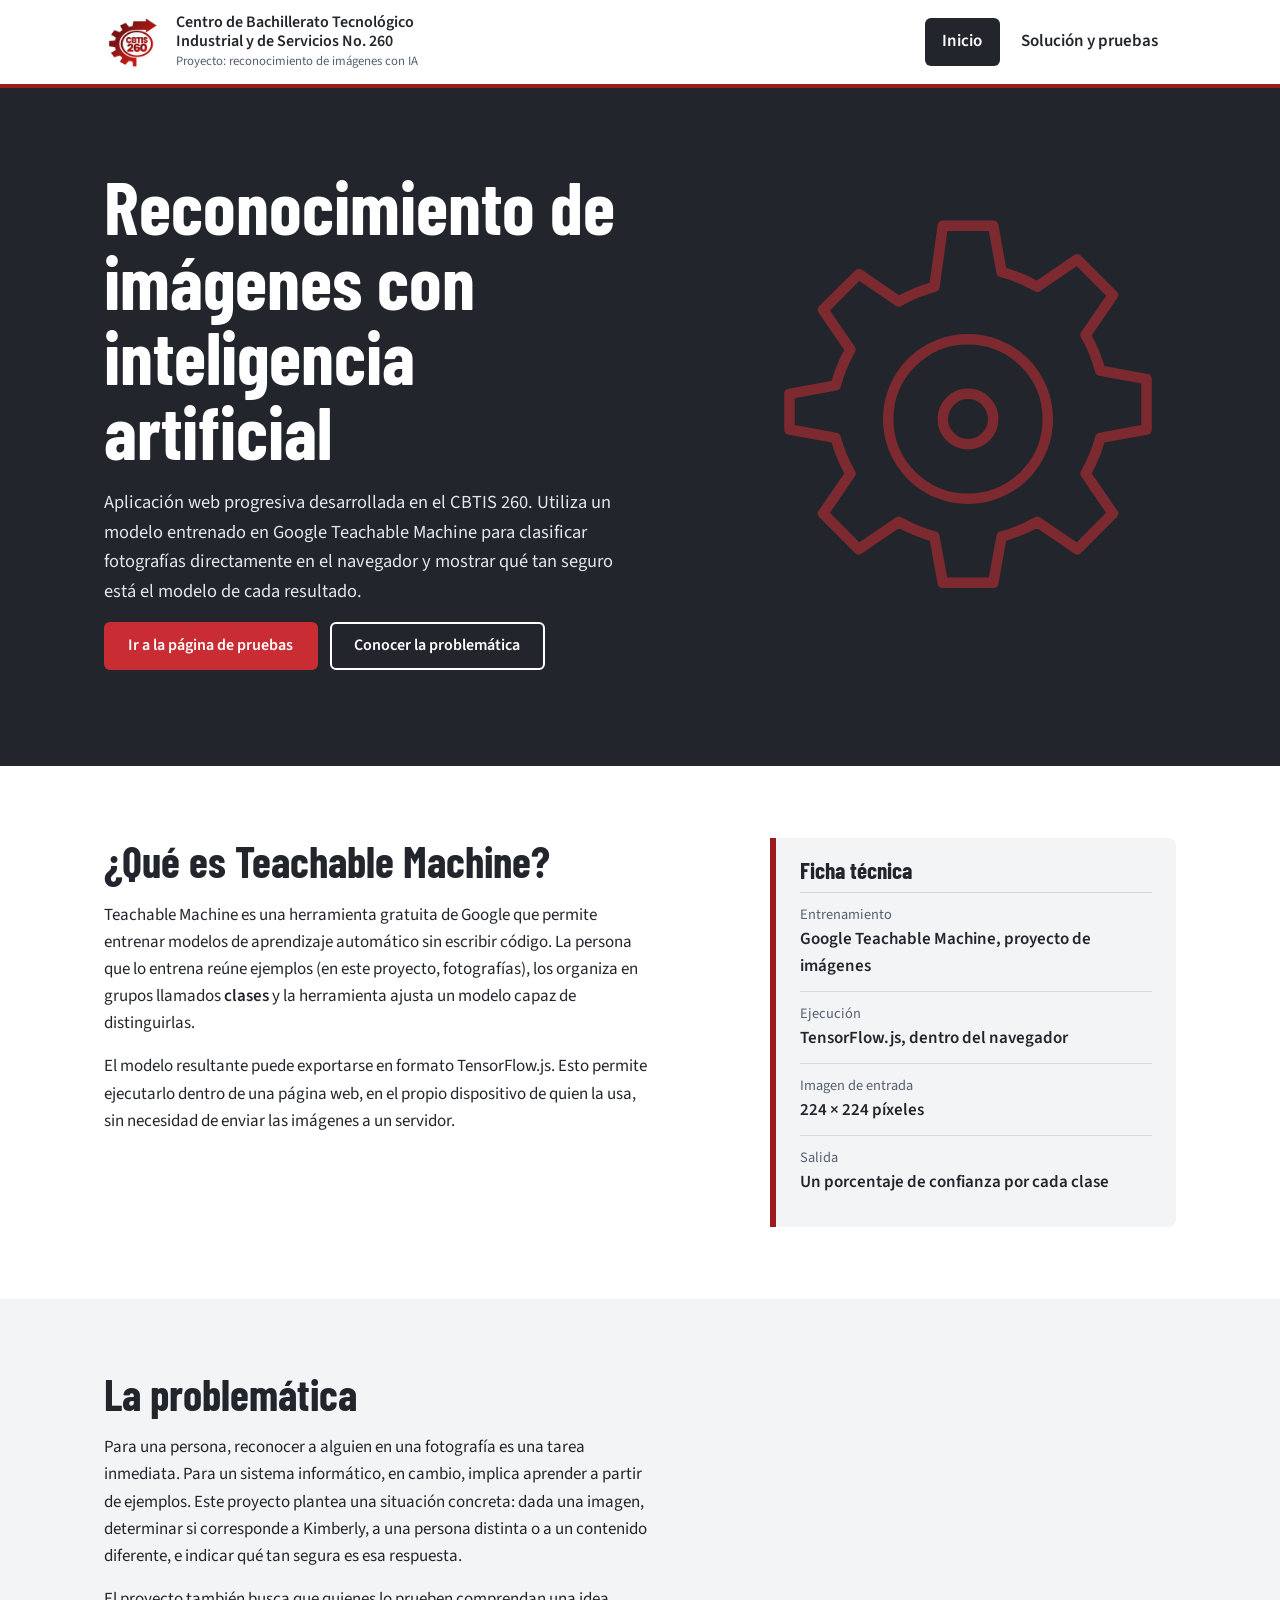
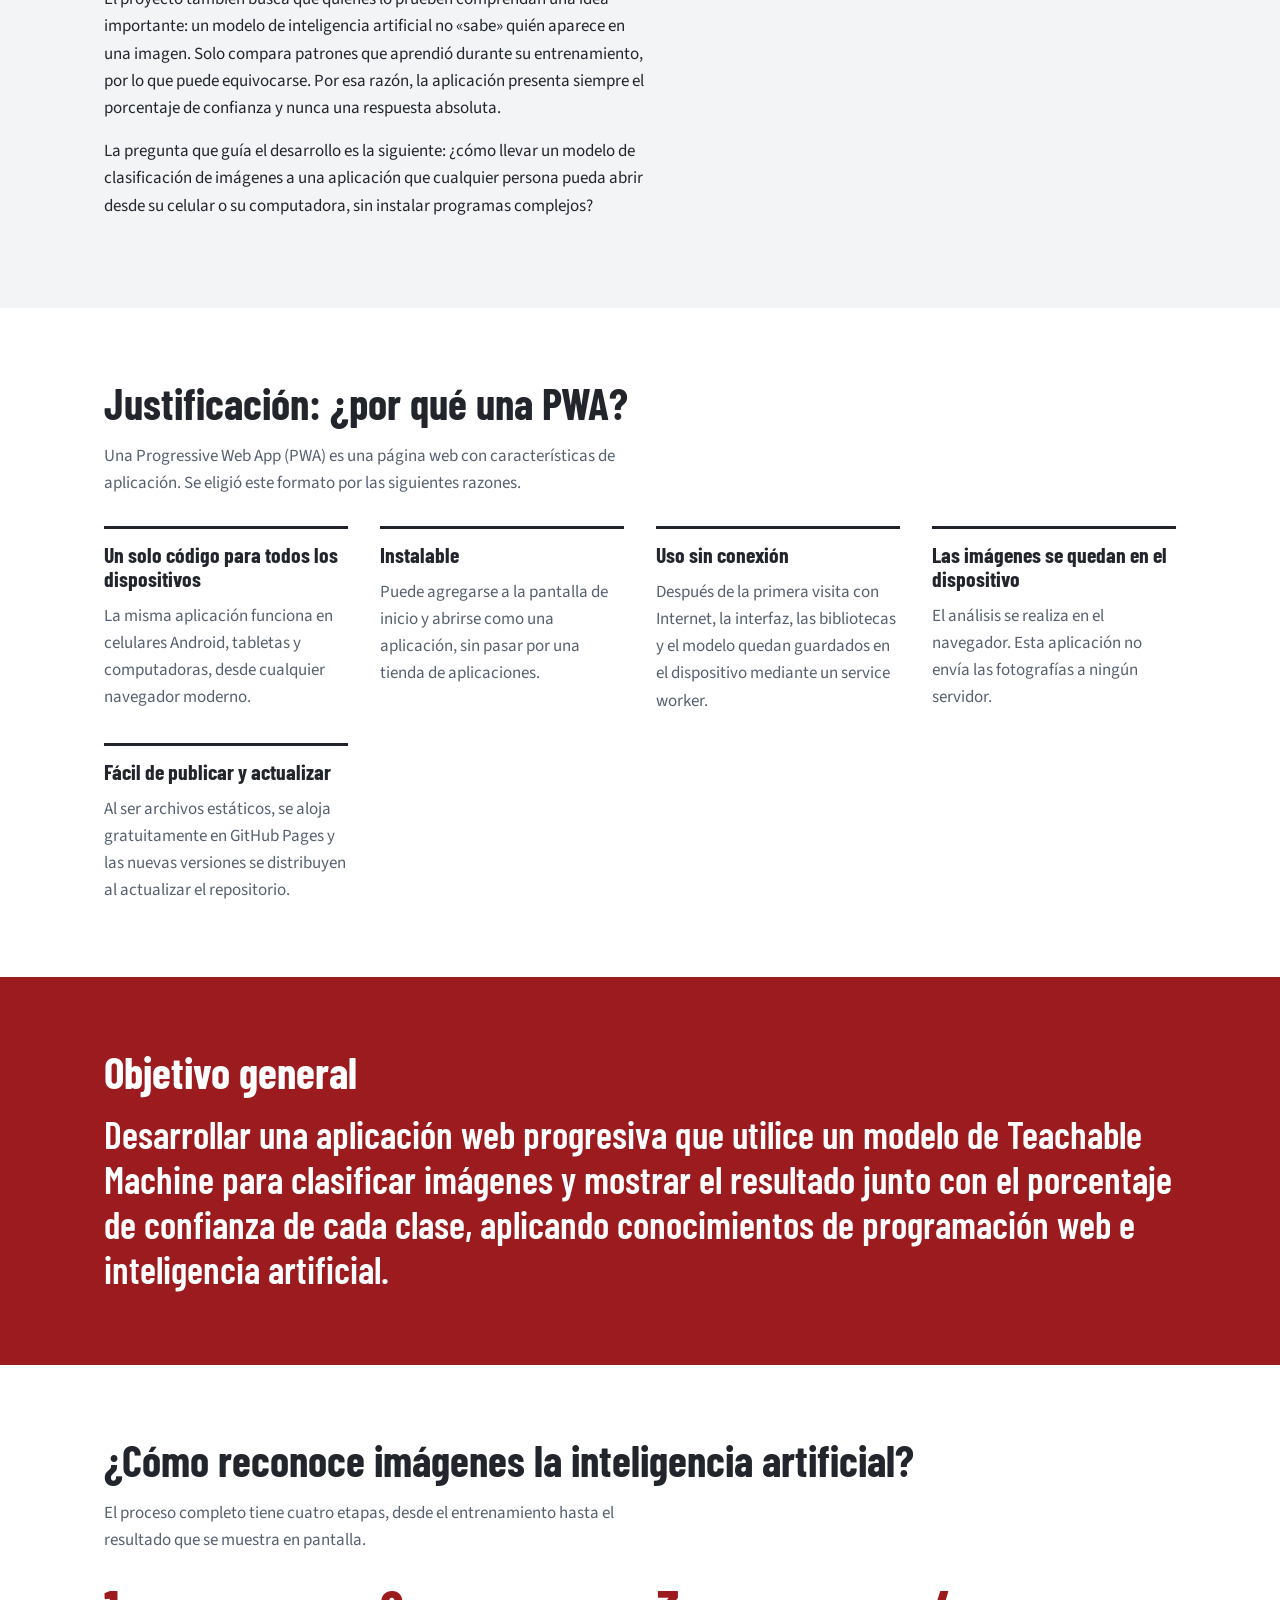
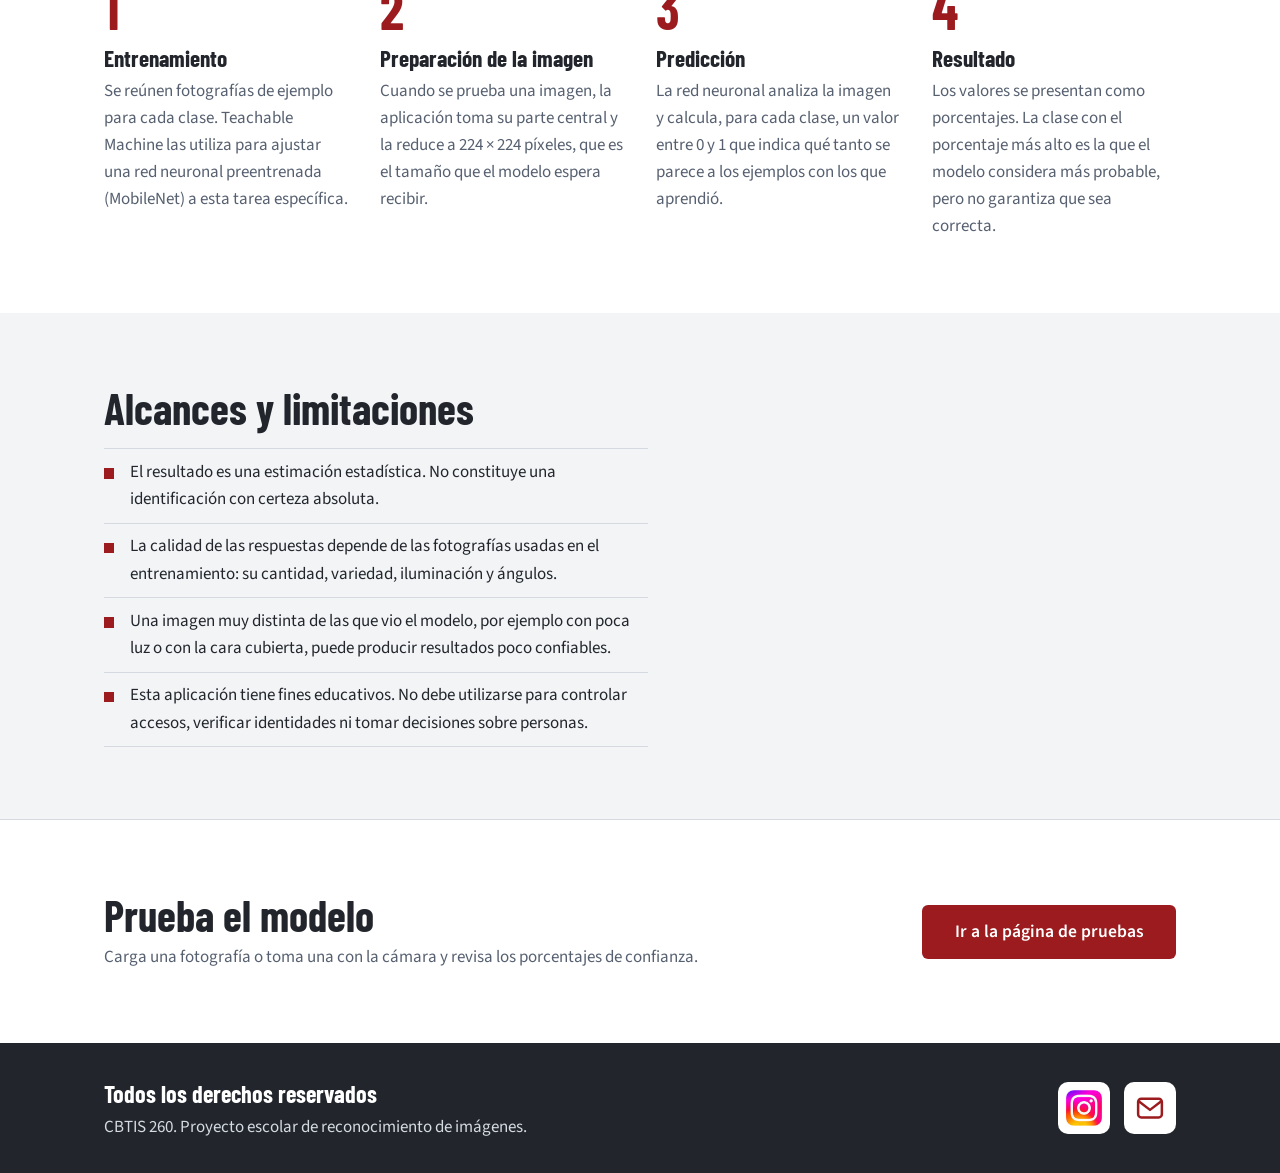
<file: index.html>
<!DOCTYPE html>
<html lang="es">
<head>
  <meta charset="UTF-8">
  <meta name="viewport" content="width=device-width, initial-scale=1">
  <title>Inicio | Reconocimiento de imágenes · CBTIS 260</title>
  <meta name="description" content="Proyecto escolar del CBTIS 260: aplicación web progresiva (PWA) que clasifica imágenes con un modelo entrenado en Google Teachable Machine.">

  <!-- Configuración de la PWA (rutas relativas para funcionar en GitHub Pages) -->
  <link rel="manifest" href="manifest.json">
  <meta name="theme-color" content="#9b1b1f">
  <link rel="icon" type="image/png" sizes="32x32" href="imagenes/iconos-pwa/favicon-32.png">
  <link rel="apple-touch-icon" href="imagenes/iconos-pwa/apple-touch-icon.png">

  <!-- Fuentes autoalojadas (se precargan para evitar parpadeos de texto) -->
  <link rel="preload" href="fuentes/barlow-condensed-latin-700-normal.woff2" as="font" type="font/woff2" crossorigin>
  <link rel="preload" href="fuentes/source-sans-3-latin-400-normal.woff2" as="font" type="font/woff2" crossorigin>

  <link rel="stylesheet" href="css/estilos.css">
</head>
<body>
  <a class="salto-contenido" href="#contenido">Saltar al contenido</a>

  <!-- ============ ENCABEZADO Y NAVEGACIÓN ============ -->
  <header class="encabezado">
    <div class="contenedor encabezado__interior">
      <a class="marca" href="index.html" aria-label="CBTIS 260, ir al inicio">
        <img class="marca__logo" src="imagenes/logos/logo-cbtis260.png" width="148" height="148" alt="Logotipo del CBTIS 260">
        <span class="marca__texto">
          <span class="marca__nombre">Centro de Bachillerato Tecnológico Industrial y de Servicios No. 260</span>
          <span class="marca__proyecto">Proyecto: reconocimiento de imágenes con IA</span>
        </span>
      </a>

      <nav class="navegacion" aria-label="Navegación principal">
        <ul>
          <li><a href="index.html" aria-current="page">Inicio</a></li>
          <li><a href="pruebas.html">Solución y pruebas</a></li>
        </ul>
      </nav>
    </div>
  </header>

  <!-- Aviso de nueva versión (lo muestra js/app.js cuando el service worker se actualiza) -->
  <div class="aviso-actualizacion" id="aviso-actualizacion" role="status" hidden>
    <p>Hay una nueva versión de la aplicación disponible.</p>
    <button type="button" class="boton boton--claro" id="boton-actualizar">Actualizar ahora</button>
  </div>

  <main id="contenido">

    <!-- ============ PRESENTACIÓN ============ -->
    <section class="portada" aria-labelledby="titulo-portada">
      <div class="contenedor portada__interior">
        <div class="portada__texto">
          <h1 id="titulo-portada">Reconocimiento de imágenes con inteligencia artificial</h1>
          <p class="portada__resumen">
            Aplicación web progresiva desarrollada en el CBTIS 260. Utiliza un modelo entrenado en
            Google Teachable Machine para clasificar fotografías directamente en el navegador y
            mostrar qué tan seguro está el modelo de cada resultado.
          </p>
          <div class="acciones">
            <a class="boton boton--primario" href="pruebas.html">Ir a la página de pruebas</a>
            <a class="boton boton--contorno-claro" href="#problematica">Conocer la problemática</a>
          </div>
        </div>

        <!-- Engranaje decorativo (SVG propio; no es el logotipo oficial) -->
        <svg class="portada__engranaje" viewBox="0 0 200 200" aria-hidden="true" focusable="false">
          <path fill="none" stroke="currentColor" stroke-width="5" stroke-linejoin="round"
            d="M88 8h24l4 22a72 72 0 0 1 17 7l19-13 17 17-13 19a72 72 0 0 1 7 17l22 4v24l-22 4a72 72 0 0 1-7 17l13 19-17 17-19-13a72 72 0 0 1-17 7l-4 22H88l-4-22a72 72 0 0 1-17-7l-19 13-17-17 13-19a72 72 0 0 1-7-17l-22-4V88l22-4a72 72 0 0 1 7-17L31 48l17-17 19 13a72 72 0 0 1 17-7z"/>
          <circle cx="100" cy="100" r="38" fill="none" stroke="currentColor" stroke-width="5"/>
          <circle cx="100" cy="100" r="12" fill="none" stroke="currentColor" stroke-width="5"/>
        </svg>
      </div>
    </section>

    <!-- ============ QUÉ ES TEACHABLE MACHINE ============ -->
    <section class="seccion" aria-labelledby="titulo-tm">
      <div class="contenedor dos-columnas">
        <div class="texto-largo">
          <h2 id="titulo-tm">¿Qué es Teachable Machine?</h2>
          <p>
            Teachable Machine es una herramienta gratuita de Google que permite entrenar modelos de
            aprendizaje automático sin escribir código. La persona que lo entrena reúne ejemplos
            (en este proyecto, fotografías), los organiza en grupos llamados <strong>clases</strong>
            y la herramienta ajusta un modelo capaz de distinguirlas.
          </p>
          <p>
            El modelo resultante puede exportarse en formato TensorFlow.js. Esto permite ejecutarlo
            dentro de una página web, en el propio dispositivo de quien la usa, sin necesidad de
            enviar las imágenes a un servidor.
          </p>
        </div>

        <aside class="ficha" aria-label="Ficha técnica del proyecto">
          <h3>Ficha técnica</h3>
          <dl>
            <div><dt>Entrenamiento</dt><dd>Google Teachable Machine, proyecto de imágenes</dd></div>
            <div><dt>Ejecución</dt><dd>TensorFlow.js, dentro del navegador</dd></div>
            <div><dt>Imagen de entrada</dt><dd>224 × 224 píxeles</dd></div>
            <div><dt>Salida</dt><dd>Un porcentaje de confianza por cada clase</dd></div>
          </dl>
        </aside>
      </div>
    </section>

    <!-- ============ PROBLEMÁTICA ============ -->
    <section class="seccion seccion--tenue" id="problematica" aria-labelledby="titulo-problematica">
      <div class="contenedor texto-largo">
        <h2 id="titulo-problematica">La problemática</h2>
        <p>
          Para una persona, reconocer a alguien en una fotografía es una tarea inmediata. Para un
          sistema informático, en cambio, implica aprender a partir de ejemplos. Este proyecto plantea
          una situación concreta: dada una imagen, determinar si corresponde a Kimberly, a una
          persona distinta o a un contenido diferente, e indicar qué tan segura es esa respuesta.
        </p>
        <p>
          El proyecto también busca que quienes lo prueben comprendan una idea importante: un modelo
          de inteligencia artificial no «sabe» quién aparece en una imagen. Solo compara patrones que
          aprendió durante su entrenamiento, por lo que puede equivocarse. Por esa razón, la aplicación
          presenta siempre el porcentaje de confianza y nunca una respuesta absoluta.
        </p>
        <p>
          La pregunta que guía el desarrollo es la siguiente: ¿cómo llevar un modelo de clasificación de
          imágenes a una aplicación que cualquier persona pueda abrir desde su celular o su computadora,
          sin instalar programas complejos?
        </p>
      </div>
    </section>

    <!-- ============ JUSTIFICACIÓN DE LA PWA ============ -->
    <section class="seccion" aria-labelledby="titulo-justificacion">
      <div class="contenedor">
        <h2 id="titulo-justificacion">Justificación: ¿por qué una PWA?</h2>
        <p class="introduccion">
          Una Progressive Web App (PWA) es una página web con características de aplicación. Se eligió
          este formato por las siguientes razones.
        </p>

        <div class="rejilla-razones">
          <article class="razon">
            <h3>Un solo código para todos los dispositivos</h3>
            <p>La misma aplicación funciona en celulares Android, tabletas y computadoras, desde cualquier navegador moderno.</p>
          </article>
          <article class="razon">
            <h3>Instalable</h3>
            <p>Puede agregarse a la pantalla de inicio y abrirse como una aplicación, sin pasar por una tienda de aplicaciones.</p>
          </article>
          <article class="razon">
            <h3>Uso sin conexión</h3>
            <p>Después de la primera visita con Internet, la interfaz, las bibliotecas y el modelo quedan guardados en el dispositivo mediante un service worker.</p>
          </article>
          <article class="razon">
            <h3>Las imágenes se quedan en el dispositivo</h3>
            <p>El análisis se realiza en el navegador. Esta aplicación no envía las fotografías a ningún servidor.</p>
          </article>
          <article class="razon">
            <h3>Fácil de publicar y actualizar</h3>
            <p>Al ser archivos estáticos, se aloja gratuitamente en GitHub Pages y las nuevas versiones se distribuyen al actualizar el repositorio.</p>
          </article>
        </div>
      </div>
    </section>

    <!-- ============ OBJETIVO GENERAL ============ -->
    <section class="seccion seccion--oscura" aria-labelledby="titulo-objetivo">
      <div class="contenedor texto-largo">
        <h2 id="titulo-objetivo">Objetivo general</h2>
        <p class="objetivo">
          Desarrollar una aplicación web progresiva que utilice un modelo de Teachable Machine para
          clasificar imágenes y mostrar el resultado junto con el porcentaje de confianza de cada clase,
          aplicando conocimientos de programación web e inteligencia artificial.
        </p>
      </div>
    </section>

    <!-- ============ CÓMO FUNCIONA ============ -->
    <section class="seccion" aria-labelledby="titulo-funcionamiento">
      <div class="contenedor">
        <h2 id="titulo-funcionamiento">¿Cómo reconoce imágenes la inteligencia artificial?</h2>
        <p class="introduccion">El proceso completo tiene cuatro etapas, desde el entrenamiento hasta el resultado que se muestra en pantalla.</p>

        <ol class="pasos">
          <li>
            <h3>Entrenamiento</h3>
            <p>Se reúnen fotografías de ejemplo para cada clase. Teachable Machine las utiliza para ajustar una red neuronal preentrenada (MobileNet) a esta tarea específica.</p>
          </li>
          <li>
            <h3>Preparación de la imagen</h3>
            <p>Cuando se prueba una imagen, la aplicación toma su parte central y la reduce a 224 × 224 píxeles, que es el tamaño que el modelo espera recibir.</p>
          </li>
          <li>
            <h3>Predicción</h3>
            <p>La red neuronal analiza la imagen y calcula, para cada clase, un valor entre 0 y 1 que indica qué tanto se parece a los ejemplos con los que aprendió.</p>
          </li>
          <li>
            <h3>Resultado</h3>
            <p>Los valores se presentan como porcentajes. La clase con el porcentaje más alto es la que el modelo considera más probable, pero no garantiza que sea correcta.</p>
          </li>
        </ol>
      </div>
    </section>

    <!-- ============ ALCANCES Y LIMITACIONES ============ -->
    <section class="seccion seccion--tenue" aria-labelledby="titulo-limites">
      <div class="contenedor texto-largo">
        <h2 id="titulo-limites">Alcances y limitaciones</h2>
        <ul class="lista-limites">
          <li>El resultado es una estimación estadística. No constituye una identificación con certeza absoluta.</li>
          <li>La calidad de las respuestas depende de las fotografías usadas en el entrenamiento: su cantidad, variedad, iluminación y ángulos.</li>
          <li>Una imagen muy distinta de las que vio el modelo, por ejemplo con poca luz o con la cara cubierta, puede producir resultados poco confiables.</li>
          <li>Esta aplicación tiene fines educativos. No debe utilizarse para controlar accesos, verificar identidades ni tomar decisiones sobre personas.</li>
        </ul>
      </div>
    </section>

    <!-- ============ LLAMADA A LA ACCIÓN ============ -->
    <section class="seccion llamada" aria-labelledby="titulo-llamada">
      <div class="contenedor llamada__interior">
        <div>
          <h2 id="titulo-llamada">Prueba el modelo</h2>
          <p>Carga una fotografía o toma una con la cámara y revisa los porcentajes de confianza.</p>
        </div>
        <a class="boton boton--primario boton--grande" href="pruebas.html">Ir a la página de pruebas</a>
      </div>
    </section>
  </main>

  <!-- ============ PIE DE PÁGINA ============ -->
  <footer class="pie">
    <div class="contenedor pie__interior">
      <div class="pie__texto">
        <p class="pie__derechos">Todos los derechos reservados</p>
        <p>CBTIS 260. Proyecto escolar de reconocimiento de imágenes.</p>
      </div>

      <ul class="pie__enlaces" aria-label="Contacto y redes sociales">
        <li>
          <a class="icono-enlace" href="https://www.instagram.com/kim_gvglz/" target="_blank" rel="noopener noreferrer"
             aria-label="Instagram de kim_gvglz (se abre en una pestaña nueva)" title="Instagram">
            <img src="imagenes/logos/icono-instagram.png" width="130" height="130" alt="">
          </a>
        </li>
        <li>
          <a class="icono-enlace" href="mailto:velezgonzalezkinberly@gmail.com"
             aria-label="Enviar un correo a velezgonzalezkinberly@gmail.com" title="Correo electrónico">
            <svg viewBox="0 0 24 24" aria-hidden="true" focusable="false">
              <rect x="2.5" y="4.5" width="19" height="15" rx="2.5" fill="none" stroke="currentColor" stroke-width="2"/>
              <path d="M3.5 7l8.5 6.5L20.5 7" fill="none" stroke="currentColor" stroke-width="2" stroke-linecap="round" stroke-linejoin="round"/>
            </svg>
          </a>
        </li>
      </ul>
    </div>
  </footer>

  <script src="js/app.js" defer></script>
</body>
</html>
</file>
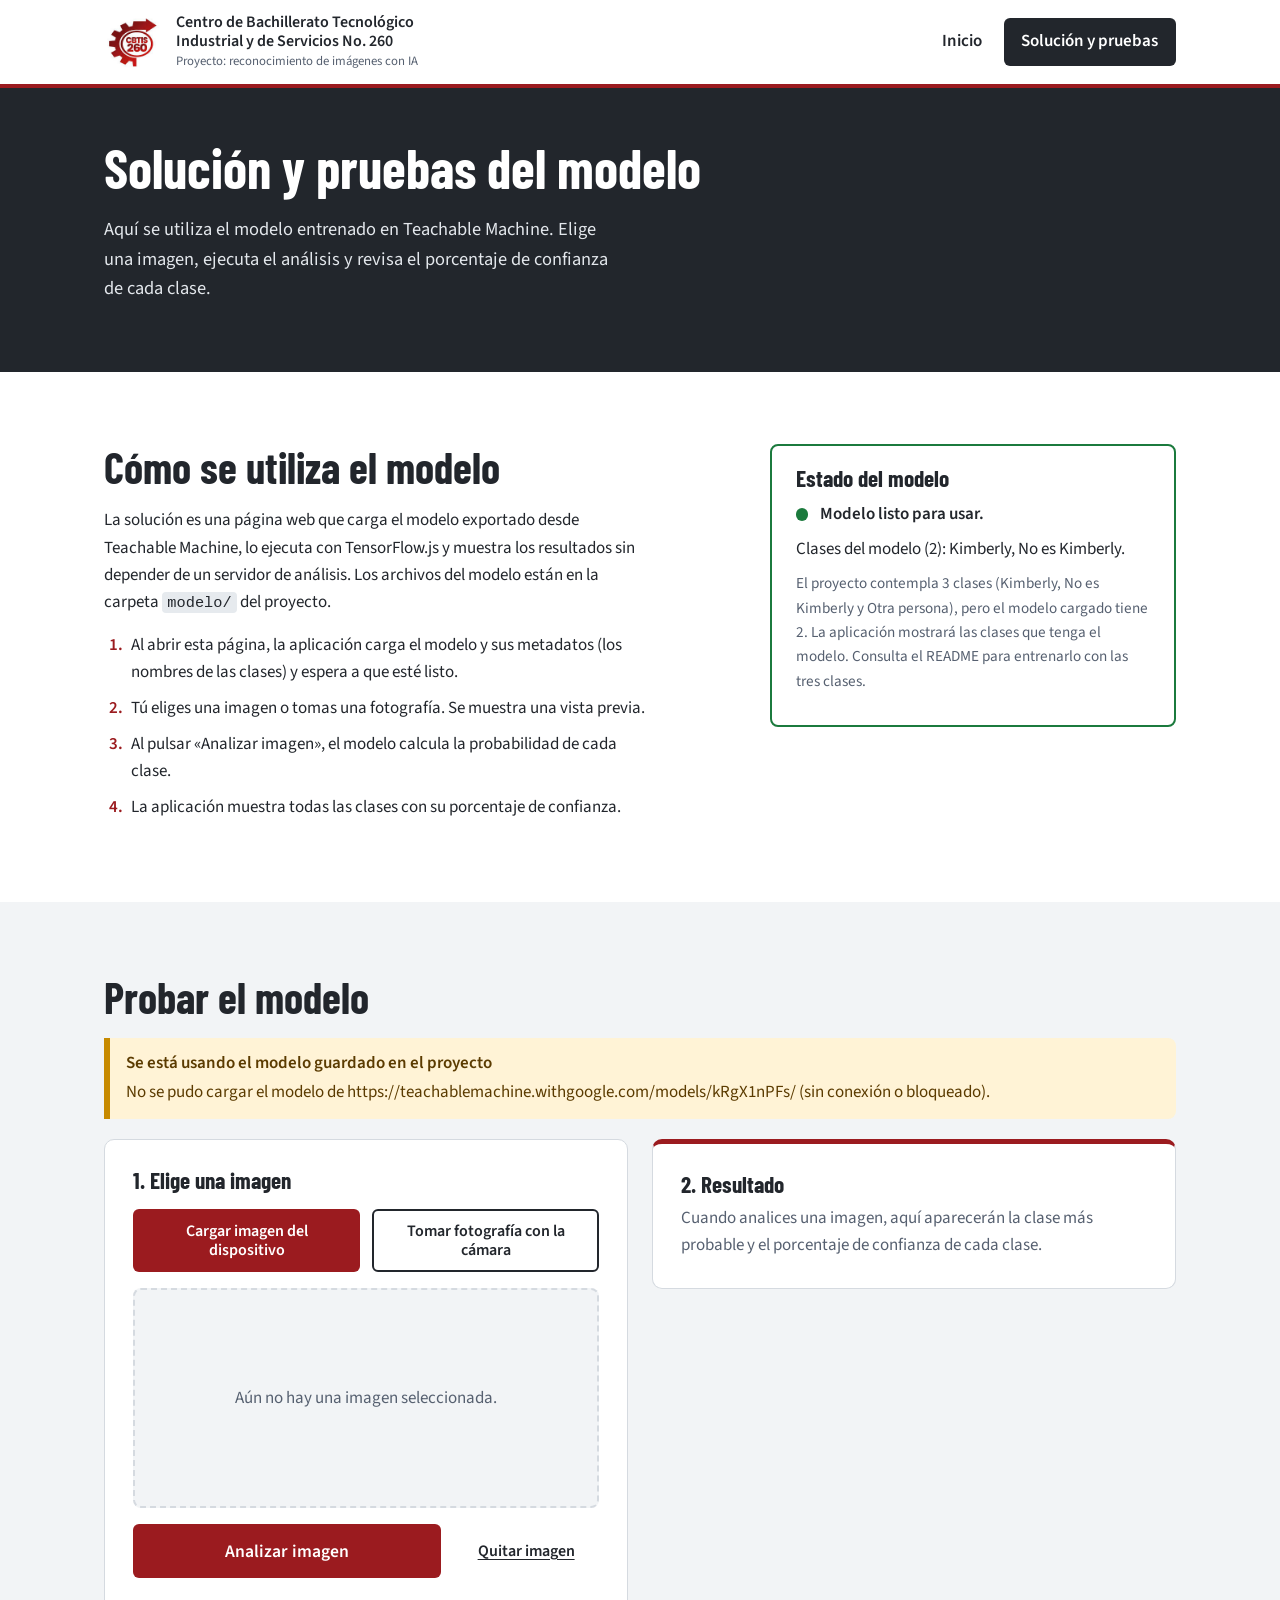
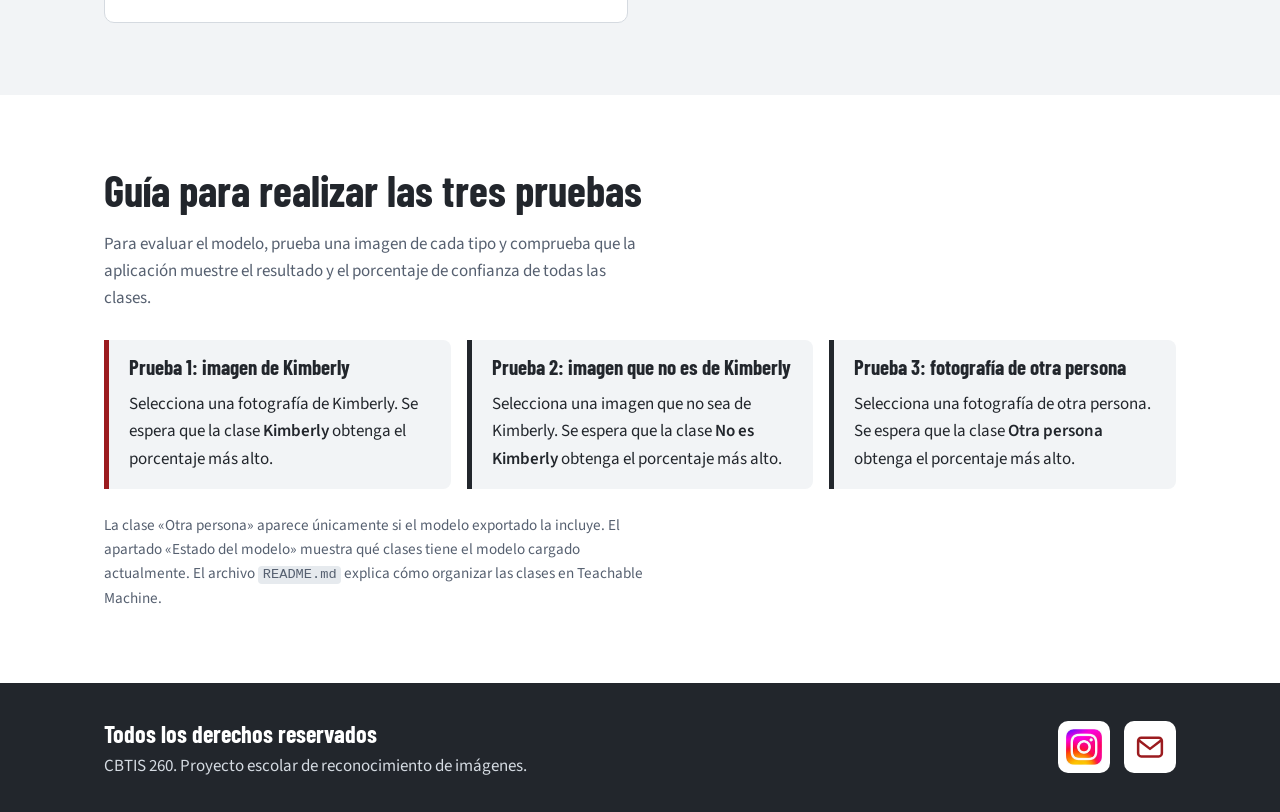
<file: pruebas.html>
<!DOCTYPE html>
<html lang="es">
<head>
  <meta charset="UTF-8">
  <meta name="viewport" content="width=device-width, initial-scale=1">
  <title>Solución y pruebas | Reconocimiento de imágenes · CBTIS 260</title>
  <meta name="description" content="Prueba el modelo de Teachable Machine: carga una imagen o toma una fotografía y consulta el porcentaje de confianza de cada clase.">

  <!-- Configuración de la PWA (rutas relativas para funcionar en GitHub Pages) -->
  <link rel="manifest" href="manifest.json">
  <meta name="theme-color" content="#9b1b1f">
  <link rel="icon" type="image/png" sizes="32x32" href="imagenes/iconos-pwa/favicon-32.png">
  <link rel="apple-touch-icon" href="imagenes/iconos-pwa/apple-touch-icon.png">

  <link rel="preload" href="fuentes/barlow-condensed-latin-700-normal.woff2" as="font" type="font/woff2" crossorigin>
  <link rel="preload" href="fuentes/source-sans-3-latin-400-normal.woff2" as="font" type="font/woff2" crossorigin>

  <link rel="stylesheet" href="css/estilos.css">
</head>
<body>
  <a class="salto-contenido" href="#contenido">Saltar al contenido</a>

  <!-- ============ ENCABEZADO Y NAVEGACIÓN ============ -->
  <header class="encabezado">
    <div class="contenedor encabezado__interior">
      <a class="marca" href="index.html" aria-label="CBTIS 260, ir al inicio">
        <img class="marca__logo" src="imagenes/logos/logo-cbtis260.png" width="148" height="148" alt="Logotipo del CBTIS 260">
        <span class="marca__texto">
          <span class="marca__nombre">Centro de Bachillerato Tecnológico Industrial y de Servicios No. 260</span>
          <span class="marca__proyecto">Proyecto: reconocimiento de imágenes con IA</span>
        </span>
      </a>

      <nav class="navegacion" aria-label="Navegación principal">
        <ul>
          <li><a href="index.html">Inicio</a></li>
          <li><a href="pruebas.html" aria-current="page">Solución y pruebas</a></li>
        </ul>
      </nav>
    </div>
  </header>

  <div class="aviso-actualizacion" id="aviso-actualizacion" role="status" hidden>
    <p>Hay una nueva versión de la aplicación disponible.</p>
    <button type="button" class="boton boton--claro" id="boton-actualizar">Actualizar ahora</button>
  </div>

  <main id="contenido">

    <!-- ============ ENCABEZADO DE LA PÁGINA ============ -->
    <section class="portada portada--compacta" aria-labelledby="titulo-pagina">
      <div class="contenedor">
        <h1 id="titulo-pagina">Solución y pruebas del modelo</h1>
        <p class="portada__resumen">
          Aquí se utiliza el modelo entrenado en Teachable Machine. Elige una imagen, ejecuta el análisis
          y revisa el porcentaje de confianza de cada clase.
        </p>
      </div>
    </section>

    <!-- ============ LA SOLUCIÓN ============ -->
    <section class="seccion" aria-labelledby="titulo-solucion">
      <div class="contenedor dos-columnas">
        <div class="texto-largo">
          <h2 id="titulo-solucion">Cómo se utiliza el modelo</h2>
          <p>
            La solución es una página web que carga el modelo exportado desde Teachable Machine, lo
            ejecuta con TensorFlow.js y muestra los resultados sin depender de un servidor de análisis.
            Los archivos del modelo están en la carpeta <code>modelo/</code> del proyecto.
          </p>
          <ol class="pasos-simples">
            <li>Al abrir esta página, la aplicación carga el modelo y sus metadatos (los nombres de las clases) y espera a que esté listo.</li>
            <li>Tú eliges una imagen o tomas una fotografía. Se muestra una vista previa.</li>
            <li>Al pulsar «Analizar imagen», el modelo calcula la probabilidad de cada clase.</li>
            <li>La aplicación muestra todas las clases con su porcentaje de confianza.</li>
          </ol>
        </div>

        <!-- Estado del modelo: lo actualiza js/app.js -->
        <aside class="estado-modelo" id="estado-modelo" data-estado="cargando" aria-labelledby="titulo-estado">
          <h3 id="titulo-estado">Estado del modelo</h3>
          <p class="estado-modelo__texto" id="texto-estado-modelo" role="status">Cargando el modelo…</p>
          <p class="estado-modelo__clases" id="clases-modelo" hidden></p>
          <p class="estado-modelo__nota" id="nota-clases" hidden></p>
          <button type="button" class="boton boton--contorno" id="boton-reintentar-modelo" hidden>Reintentar la carga</button>
        </aside>
      </div>
    </section>

    <!-- ============ PANEL DE PRUEBAS ============ -->
    <section class="seccion seccion--tenue" aria-labelledby="titulo-panel">
      <div class="contenedor">
        <h2 id="titulo-panel">Probar el modelo</h2>

        <!-- Mensajes de error, aviso e información (accesibles para lectores de pantalla) -->
        <div id="mensajes" class="mensajes" aria-live="polite"></div>

        <div class="panel" id="panel-pruebas">

          <!-- ---------- Columna 1: imagen ---------- -->
          <section class="tarjeta" aria-labelledby="titulo-imagen">
            <h3 id="titulo-imagen">1. Elige una imagen</h3>

            <div class="acciones acciones--apiladas-movil">
              <button type="button" class="boton boton--primario" id="boton-elegir">Cargar imagen del dispositivo</button>
              <button type="button" class="boton boton--contorno" id="boton-camara">Tomar fotografía con la cámara</button>
            </div>
            <input type="file" id="entrada-archivo" accept="image/*" hidden>

            <!-- Cámara (se muestra solo al pulsar «Tomar fotografía») -->
            <div class="camara" id="camara" hidden>
              <video id="video-camara" playsinline muted></video>
              <div class="acciones acciones--apiladas-movil">
                <button type="button" class="boton boton--primario" id="boton-capturar">Capturar fotografía</button>
                <button type="button" class="boton boton--contorno" id="boton-cambiar-camara">Cambiar cámara</button>
                <button type="button" class="boton boton--texto" id="boton-cerrar-camara">Cerrar cámara</button>
              </div>
            </div>

            <figure class="vista-previa" id="vista-previa">
              <img id="imagen-vista-previa" alt="Vista previa de la imagen seleccionada" hidden>
              <p class="vista-previa__vacia" id="vista-previa-vacia">Aún no hay una imagen seleccionada.</p>
              <figcaption id="descripcion-imagen" hidden></figcaption>
            </figure>

            <div class="acciones acciones--apiladas-movil">
              <button type="button" class="boton boton--primario boton--grande" id="boton-predecir">Analizar imagen</button>
              <button type="button" class="boton boton--texto" id="boton-limpiar">Quitar imagen</button>
            </div>
          </section>

          <!-- ---------- Columna 2: resultado ---------- -->
          <section class="tarjeta tarjeta--resultado" aria-labelledby="titulo-resultado">
            <h3 id="titulo-resultado">2. Resultado</h3>

            <p class="resultado__vacio" id="resultado-vacio">
              Cuando analices una imagen, aquí aparecerán la clase más probable y el porcentaje de confianza de cada clase.
            </p>

            <div id="resultado-contenido" hidden aria-live="polite">
              <p class="resultado__etiqueta">Clase más probable</p>
              <p class="resultado__principal" id="resultado-principal"></p>
              <p class="resultado__cifra" id="resultado-cifra"></p>

              <ul class="barras" id="lista-resultados"></ul>

              <p class="resultado__nota" id="resultado-nota">
                Es una estimación del modelo, no una identificación con certeza absoluta.
              </p>
            </div>
          </section>
        </div>

        <!-- Lienzo auxiliar para capturar fotogramas de la cámara (no se muestra) -->
        <canvas id="canvas-captura" hidden></canvas>
      </div>
    </section>

    <!-- ============ GUÍA DE LAS TRES PRUEBAS ============ -->
    <section class="seccion" aria-labelledby="titulo-guia">
      <div class="contenedor">
        <h2 id="titulo-guia">Guía para realizar las tres pruebas</h2>
        <p class="introduccion">
          Para evaluar el modelo, prueba una imagen de cada tipo y comprueba que la aplicación muestre
          el resultado y el porcentaje de confianza de todas las clases.
        </p>

        <div class="casos">
          <article class="caso">
            <h3>Prueba 1: imagen de Kimberly</h3>
            <p>Selecciona una fotografía de Kimberly. Se espera que la clase <strong>Kimberly</strong> obtenga el porcentaje más alto.</p>
          </article>
          <article class="caso">
            <h3>Prueba 2: imagen que no es de Kimberly</h3>
            <p>Selecciona una imagen que no sea de Kimberly. Se espera que la clase <strong>No es Kimberly</strong> obtenga el porcentaje más alto.</p>
          </article>
          <article class="caso">
            <h3>Prueba 3: fotografía de otra persona</h3>
            <p>Selecciona una fotografía de otra persona. Se espera que la clase <strong>Otra persona</strong> obtenga el porcentaje más alto.</p>
          </article>
        </div>

        <p class="nota-guia">
          La clase «Otra persona» aparece únicamente si el modelo exportado la incluye. El apartado
          «Estado del modelo» muestra qué clases tiene el modelo cargado actualmente. El archivo
          <code>README.md</code> explica cómo organizar las clases en Teachable Machine.
        </p>
      </div>
    </section>
  </main>

  <!-- ============ PIE DE PÁGINA ============ -->
  <footer class="pie">
    <div class="contenedor pie__interior">
      <div class="pie__texto">
        <p class="pie__derechos">Todos los derechos reservados</p>
        <p>CBTIS 260. Proyecto escolar de reconocimiento de imágenes.</p>
      </div>

      <ul class="pie__enlaces" aria-label="Contacto y redes sociales">
        <li>
          <a class="icono-enlace" href="https://www.instagram.com/kim_gvglz/" target="_blank" rel="noopener noreferrer"
             aria-label="Instagram de kim_gvglz (se abre en una pestaña nueva)" title="Instagram">
            <img src="imagenes/logos/icono-instagram.png" width="130" height="130" alt="">
          </a>
        </li>
        <li>
          <a class="icono-enlace" href="mailto:velezgonzalezkinberly@gmail.com"
             aria-label="Enviar un correo a velezgonzalezkinberly@gmail.com" title="Correo electrónico">
            <svg viewBox="0 0 24 24" aria-hidden="true" focusable="false">
              <rect x="2.5" y="4.5" width="19" height="15" rx="2.5" fill="none" stroke="currentColor" stroke-width="2"/>
              <path d="M3.5 7l8.5 6.5L20.5 7" fill="none" stroke="currentColor" stroke-width="2" stroke-linecap="round" stroke-linejoin="round"/>
            </svg>
          </a>
        </li>
      </ul>
    </div>
  </footer>

  <!--
    Orden de carga importante:
    1) TensorFlow.js  2) Teachable Machine Image (necesita TensorFlow.js)  3) app.js
    Las bibliotecas están en js/lib/ para que funcionen sin conexión.
  -->
  <script src="js/lib/tf.min.js"></script>
  <script src="js/lib/teachablemachine-image.min.js"></script>
  <script src="js/app.js" defer></script>
</body>
</html>
</file>
<file: css/estilos.css>
/* =========================================================================
   estilos.css — PWA de reconocimiento de imágenes · CBTIS 260

   Contenido:
     1. Fuentes autoalojadas y variables de diseño
     2. Base y utilidades
     3. Botones
     4. Encabezado, navegación y aviso de actualización
     5. Portada
     6. Secciones de contenido (inicio)
     7. Página de pruebas: estado del modelo, mensajes, panel, resultados
     8. Pie de página
     9. Preferencias de movimiento reducido

   Diseño: móvil primero. Los saltos a pantallas grandes están en
   @media (min-width: …). Paleta tomada del rojo del logotipo del plantel.
   ========================================================================= */


/* ==========================================================================
   1. FUENTES Y VARIABLES
   Las fuentes están en /fuentes (licencia SIL OFL) para que funcionen sin
   conexión. Barlow Condensed se usa en títulos; Source Sans 3 en el texto.
   ========================================================================== */
@font-face {
  font-family: "Barlow Condensed";
  font-style: normal;
  font-weight: 600;
  font-display: swap;
  src: url("../fuentes/barlow-condensed-latin-600-normal.woff2") format("woff2");
}
@font-face {
  font-family: "Barlow Condensed";
  font-style: normal;
  font-weight: 700;
  font-display: swap;
  src: url("../fuentes/barlow-condensed-latin-700-normal.woff2") format("woff2");
}
@font-face {
  font-family: "Source Sans 3";
  font-style: normal;
  font-weight: 400;
  font-display: swap;
  src: url("../fuentes/source-sans-3-latin-400-normal.woff2") format("woff2");
}
@font-face {
  font-family: "Source Sans 3";
  font-style: normal;
  font-weight: 600;
  font-display: swap;
  src: url("../fuentes/source-sans-3-latin-600-normal.woff2") format("woff2");
}

:root {
  /* Color */
  --rojo: #9b1b1f;            /* rojo del logotipo: acciones principales */
  --rojo-intenso: #7d1418;    /* estado :hover */
  --rojo-sobre-oscuro: #c92d33;
  --grafito: #22262c;         /* texto principal y bandas oscuras */
  --grafito-claro: #323841;
  --acero: #566070;           /* texto secundario */
  --linea: #d5dae0;
  --papel: #f2f4f6;           /* fondo de secciones alternas */
  --blanco: #ffffff;
  --foco: #0b57d0;

  /* Mensajes */
  --error-fondo: #fdecea;  --error-borde: #b3261e;  --error-texto: #5f1410;
  --aviso-fondo: #fff3d6;  --aviso-borde: #c78a00;  --aviso-texto: #5b3b00;
  --info-fondo:  #e8eef7;  --info-borde:  #2a5fa8;  --info-texto:  #17335c;
  --ok-fondo:    #e4f3ea;  --ok-borde:    #1b7a3d;  --ok-texto:    #124d27;

  /* Tipografía */
  --fuente-titulos: "Barlow Condensed", "Arial Narrow", "Roboto Condensed", sans-serif;
  --fuente-texto: "Source Sans 3", system-ui, -apple-system, "Segoe UI", Roboto, Arial, sans-serif;
  --fuente-codigo: ui-monospace, "SFMono-Regular", Consolas, "Liberation Mono", monospace;

  /* Espaciado y forma */
  --ancho-max: 1120px;
  --radio: 8px;
}


/* ==========================================================================
   2. BASE Y UTILIDADES
   ========================================================================== */
*,
*::before,
*::after {
  box-sizing: border-box;
}

html {
  -webkit-text-size-adjust: 100%;
  text-size-adjust: 100%;
  scroll-behavior: smooth;
}

body {
  margin: 0;
  font-family: var(--fuente-texto);
  font-size: 1.0625rem;           /* 17 px */
  line-height: 1.6;
  color: var(--grafito);
  background: var(--blanco);
  overflow-wrap: break-word;      /* evita desbordamiento horizontal por textos largos */
}

img,
video,
canvas,
svg {
  max-width: 100%;
}

img {
  height: auto;
}

/* El atributo hidden debe ganar siempre a cualquier regla display */
[hidden] {
  display: none !important;
}

h1, h2, h3 {
  font-family: var(--fuente-titulos);
  font-weight: 700;
  line-height: 1.1;
  margin: 0 0 0.75rem;
}

h2 {
  font-size: clamp(1.9rem, 4.2vw, 2.7rem);
  margin-bottom: 1rem;
}

h3 {
  font-size: 1.45rem;
}

p {
  margin: 0 0 1rem;
}

a {
  color: var(--rojo);
}

code {
  font-family: var(--fuente-codigo);
  font-size: 0.9em;
  background: #e6eaee;
  padding: 0.1em 0.35em;
  border-radius: 4px;
  overflow-wrap: anywhere;
}

:focus-visible {
  outline: 3px solid var(--foco);
  outline-offset: 3px;
}

.contenedor {
  width: 100%;
  max-width: var(--ancho-max);
  margin-inline: auto;
  padding-inline: clamp(1rem, 4vw, 1.5rem);
}

.texto-largo {
  max-width: 68ch;
}

/* Cuando .texto-largo comparte elemento con .contenedor, el contenedor conserva
   su ancho completo (para alinear con el resto de títulos) y el límite de
   líneas largas se aplica a cada hijo. */
.contenedor.texto-largo {
  max-width: var(--ancho-max);
}
.contenedor.texto-largo > * {
  max-width: 68ch;
}
.contenedor.texto-largo > .objetivo {
  max-width: 30em;
}

.introduccion {
  max-width: 68ch;
  color: var(--acero);
  margin-bottom: 1.75rem;
}

.salto-contenido {
  position: absolute;
  left: -9999px;
  top: 0.5rem;
  z-index: 100;
  padding: 0.6rem 1rem;
  background: var(--blanco);
  color: var(--grafito);
  font-weight: 600;
  border-radius: var(--radio);
}
.salto-contenido:focus {
  left: 0.5rem;
}

.seccion {
  padding-block: clamp(2.5rem, 6vw, 4.5rem);
}
.seccion--tenue {
  background: var(--papel);
}
.seccion--oscura {
  background: var(--rojo);
  color: var(--blanco);
}
.seccion--oscura :focus-visible {
  outline-color: var(--blanco);
}

.dos-columnas {
  display: grid;
  gap: 2rem;
}


/* ==========================================================================
   3. BOTONES
   Altura mínima de 48 px para que sean cómodos de tocar en el celular.
   ========================================================================== */
.boton {
  display: inline-flex;
  align-items: center;
  justify-content: center;
  min-height: 48px;
  padding: 0.65rem 1.4rem;
  border: 2px solid transparent;
  border-radius: 6px;
  font-family: var(--fuente-texto);
  font-size: 1rem;
  font-weight: 600;
  line-height: 1.2;
  text-align: center;
  text-decoration: none;
  cursor: pointer;
  transition: background-color 0.15s, color 0.15s, border-color 0.15s;
}

.boton--grande {
  min-height: 54px;
  padding-inline: 1.9rem;
  font-size: 1.1rem;
}

.boton--primario {
  background: var(--rojo);
  color: var(--blanco);
}
.boton--primario:hover {
  background: var(--rojo-intenso);
}

.boton--contorno {
  background: transparent;
  color: var(--grafito);
  border-color: var(--grafito);
}
.boton--contorno:hover {
  background: var(--grafito);
  color: var(--blanco);
}

.boton--contorno-claro {
  background: transparent;
  color: var(--blanco);
  border-color: var(--blanco);
}
.boton--contorno-claro:hover {
  background: var(--blanco);
  color: var(--grafito);
}

.boton--texto {
  background: transparent;
  color: var(--grafito);
  text-decoration: underline;
  text-underline-offset: 3px;
}
.boton--texto:hover {
  color: var(--rojo);
}

.boton--claro {
  background: var(--blanco);
  color: var(--grafito);
}
.boton--claro:hover {
  background: var(--papel);
}

.boton:disabled,
.boton[aria-disabled="true"] {
  opacity: 0.55;
  cursor: not-allowed;
}

.acciones {
  display: flex;
  flex-wrap: wrap;
  gap: 0.75rem;
  margin-block: 1rem;
}

/* Dentro de las tarjetas, los botones comparten el ancho disponible por igual */
.acciones--apiladas-movil > .boton:not(.boton--texto) {
  flex: 1 1 220px;
}

/* En pantallas pequeñas los botones ocupan todo el ancho */
@media (max-width: 599px) {
  .acciones--apiladas-movil .boton,
  .portada .acciones .boton {
    flex: 1 1 100%;
  }
}


/* ==========================================================================
   4. ENCABEZADO, NAVEGACIÓN Y AVISO DE ACTUALIZACIÓN
   ========================================================================== */
.encabezado {
  background: var(--blanco);
  border-bottom: 4px solid var(--rojo);
}

.encabezado__interior {
  display: flex;
  flex-wrap: wrap;
  align-items: center;
  justify-content: space-between;
  gap: 0.5rem 1.5rem;
  padding-block: 0.75rem;
}

.marca {
  display: flex;
  align-items: center;
  gap: 0.75rem;
  color: var(--grafito);
  text-decoration: none;
  min-width: 0;
}

.marca__logo {
  flex: none;
  width: 52px;
  height: 52px;
}

.marca__texto {
  display: flex;
  flex-direction: column;
  min-width: 0;
}

.marca__nombre {
  font-weight: 600;
  font-size: 0.9rem;
  line-height: 1.2;
  max-width: 36ch;
}

.marca__proyecto {
  font-size: 0.8rem;
  color: var(--acero);
}

.navegacion {
  width: 100%;
}

.navegacion ul {
  display: grid;
  grid-template-columns: 1fr 1fr;
  gap: 0.5rem;
  list-style: none;
  margin: 0;
  padding: 0;
}

.navegacion a {
  display: flex;
  align-items: center;
  justify-content: center;
  min-height: 48px;
  padding: 0.5rem 1rem;
  border-radius: 6px;
  color: var(--grafito);
  font-weight: 600;
  text-decoration: none;
  background: var(--papel);
}
.navegacion a:hover {
  background: var(--linea);
}
.navegacion a[aria-current="page"] {
  background: var(--grafito);
  color: var(--blanco);
}

@media (min-width: 720px) {
  .marca__logo {
    width: 60px;
    height: 60px;
  }
  .marca__nombre {
    font-size: 1rem;
  }
  .navegacion {
    width: auto;
  }
  .navegacion ul {
    display: flex;
    gap: 0.25rem;
  }
  .navegacion a {
    background: transparent;
    padding-inline: 1.1rem;
  }
  .navegacion a:hover {
    background: var(--papel);
  }
  .navegacion a[aria-current="page"]:hover {
    background: var(--grafito);
  }
}

.aviso-actualizacion {
  display: flex;
  flex-wrap: wrap;
  align-items: center;
  justify-content: center;
  gap: 0.5rem 1rem;
  padding: 0.6rem 1rem;
  background: var(--grafito);
  color: var(--blanco);
}
.aviso-actualizacion p {
  margin: 0;
}


/* ==========================================================================
   5. PORTADA
   ========================================================================== */
.portada {
  position: relative;
  overflow: hidden;             /* el engranaje decorativo no debe crear scroll horizontal */
  background: var(--grafito);
  color: var(--blanco);
  padding-block: clamp(2.5rem, 8vw, 5rem);
}

.portada--compacta {
  padding-block: clamp(2rem, 5vw, 3.25rem);
}

.portada :focus-visible {
  outline-color: #ffd166;
}

.portada__interior,
.portada .contenedor {
  position: relative;
  z-index: 1;
}

.portada h1 {
  font-size: clamp(2.5rem, 8vw, 4.6rem);
  line-height: 1.02;
  max-width: 16ch;
  margin-bottom: 1.25rem;
}

.portada--compacta h1 {
  font-size: clamp(2.2rem, 6vw, 3.4rem);
  max-width: none;
}

.portada__resumen {
  max-width: 58ch;
  font-size: 1.15rem;
  color: #e3e7ec;
}

.portada .boton--primario {
  background: var(--rojo-sobre-oscuro);
}
.portada .boton--primario:hover {
  background: var(--rojo);
}

.portada__engranaje {
  position: absolute;
  z-index: 0;
  right: -90px;
  top: 50%;
  width: min(440px, 80vw);
  transform: translateY(-50%);
  color: rgba(201, 45, 51, 0.38);
  pointer-events: none;
}

@media (min-width: 900px) {
  .portada__engranaje {
    right: 2%;
    width: 420px;
    color: rgba(201, 45, 51, 0.55);
  }
}


/* ==========================================================================
   6. SECCIONES DE CONTENIDO (PÁGINA DE INICIO)
   ========================================================================== */
@media (min-width: 900px) {
  .dos-columnas {
    grid-template-columns: minmax(0, 1.5fr) minmax(0, 1fr);
    gap: 3.5rem;
    align-items: start;
  }
}

/* Ficha técnica */
.ficha {
  background: var(--papel);
  border-left: 6px solid var(--rojo);
  border-radius: 0 var(--radio) var(--radio) 0;
  padding: 1.25rem 1.5rem;
}
.ficha h3 {
  margin-bottom: 0.5rem;
}
.ficha dl {
  margin: 0;
}
.ficha dl > div {
  padding: 0.65rem 0;
  border-top: 1px solid var(--linea);
}
.ficha dt {
  font-size: 0.9rem;
  color: var(--acero);
}
.ficha dd {
  margin: 0;
  font-weight: 600;
}

/* Razones de la PWA: diseño abierto, sin tarjetas */
.rejilla-razones {
  display: grid;
  grid-template-columns: repeat(auto-fit, minmax(240px, 1fr));
  gap: 1.75rem 2rem;
}
.razon {
  border-top: 3px solid var(--grafito);
  padding-top: 0.9rem;
}
.razon h3 {
  font-size: 1.35rem;
}
.razon p {
  margin: 0;
  color: var(--acero);
}

/* Objetivo general (sobre fondo rojo) */
.objetivo {
  font-family: var(--fuente-titulos);
  font-weight: 600;
  font-size: clamp(1.55rem, 3.6vw, 2.35rem);
  line-height: 1.2;
  max-width: 30em;
  margin: 0;
}

/* Etapas: es una secuencia real, por eso se numera */
.pasos {
  list-style: none;
  counter-reset: paso;
  display: grid;
  gap: 1.75rem;
  margin: 0;
  padding: 0;
}
.pasos li {
  counter-increment: paso;
  padding-left: 4rem;
  position: relative;
}
.pasos li::before {
  content: counter(paso);
  position: absolute;
  left: 0;
  top: -0.35rem;
  font-family: var(--fuente-titulos);
  font-weight: 700;
  font-size: 3.4rem;
  line-height: 1;
  color: var(--rojo);
}
.pasos h3 {
  margin-bottom: 0.35rem;
}
.pasos p {
  margin: 0;
  color: var(--acero);
}

@media (min-width: 700px) {
  .pasos {
    grid-template-columns: repeat(2, minmax(0, 1fr));
    gap: 2rem 2.5rem;
  }
}
@media (min-width: 1000px) {
  .pasos {
    grid-template-columns: repeat(4, minmax(0, 1fr));
    gap: 2rem;
  }
  .pasos li {
    padding-left: 0;
    padding-top: 4rem;
  }
  .pasos li::before {
    top: 0;
  }
}

/* Limitaciones */
.lista-limites {
  list-style: none;
  margin: 0;
  padding: 0;
}
.lista-limites li {
  position: relative;
  padding: 0.6rem 0 0.6rem 1.6rem;
  border-top: 1px solid var(--linea);
}
.lista-limites li:last-child {
  border-bottom: 1px solid var(--linea);
}
.lista-limites li::before {
  content: "";
  position: absolute;
  left: 0;
  top: 1.2rem;
  width: 0.65rem;
  height: 0.65rem;
  background: var(--rojo);
}

/* Llamada final */
.llamada {
  border-top: 1px solid var(--linea);
}
.llamada__interior {
  display: flex;
  flex-wrap: wrap;
  align-items: center;
  justify-content: space-between;
  gap: 1.25rem 2rem;
}
.llamada h2 {
  margin-bottom: 0.25rem;
}
.llamada p {
  margin: 0;
  color: var(--acero);
}
@media (max-width: 599px) {
  .llamada .boton {
    width: 100%;
  }
}


/* ==========================================================================
   7. PÁGINA DE PRUEBAS
   ========================================================================== */

/* Lista de pasos simple (explicación del uso del modelo) */
.pasos-simples {
  margin: 1rem 0 0;
  padding-left: 1.4rem;
}
.pasos-simples li {
  margin-bottom: 0.55rem;
  padding-left: 0.3rem;
}
.pasos-simples li::marker {
  color: var(--rojo);
  font-weight: 700;
}

/* ---------- Estado del modelo ----------
   data-estado = cargando | listo | error (lo cambia js/app.js) */
.estado-modelo {
  background: var(--blanco);
  border: 2px solid var(--linea);
  border-radius: var(--radio);
  padding: 1.25rem 1.5rem;
}
.estado-modelo h3 {
  margin-bottom: 0.6rem;
}
.estado-modelo__texto {
  position: relative;
  padding-left: 1.5rem;
  font-weight: 600;
  margin-bottom: 0.5rem;
}
.estado-modelo__texto::before {
  content: "";
  position: absolute;
  left: 0;
  top: 0.45rem;
  width: 0.8rem;
  height: 0.8rem;
  border-radius: 50%;
  background: var(--aviso-borde);
  animation: pulso 1.2s ease-in-out infinite;
}
.estado-modelo[data-estado="listo"] {
  border-color: var(--ok-borde);
}
.estado-modelo[data-estado="listo"] .estado-modelo__texto::before {
  background: var(--ok-borde);
  animation: none;
}
.estado-modelo[data-estado="error"] {
  border-color: var(--error-borde);
}
.estado-modelo[data-estado="error"] .estado-modelo__texto::before {
  background: var(--error-borde);
  animation: none;
}
.estado-modelo__clases {
  margin-bottom: 0.5rem;
}
.estado-modelo__nota {
  font-size: 0.95rem;
  color: var(--acero);
  margin-bottom: 0.75rem;
}

@keyframes pulso {
  0%, 100% { opacity: 1; }
  50% { opacity: 0.3; }
}

/* ---------- Mensajes ---------- */
.mensajes {
  display: grid;
  gap: 0.6rem;
}
.mensajes:not(:empty) {
  margin-bottom: 1.25rem;
}
.mensaje {
  border-left: 6px solid;
  border-radius: 0 var(--radio) var(--radio) 0;
  padding: 0.75rem 1rem;
}
.mensaje strong {
  display: block;
}
.mensaje p {
  margin: 0.15rem 0 0;
}
.mensaje--error { background: var(--error-fondo); border-color: var(--error-borde); color: var(--error-texto); }
.mensaje--aviso { background: var(--aviso-fondo); border-color: var(--aviso-borde); color: var(--aviso-texto); }
.mensaje--info  { background: var(--info-fondo);  border-color: var(--info-borde);  color: var(--info-texto); }
.mensaje--ok    { background: var(--ok-fondo);    border-color: var(--ok-borde);    color: var(--ok-texto); }

/* ---------- Panel de dos columnas ---------- */
.panel {
  display: grid;
  gap: 1.5rem;
  align-items: start;
}
@media (min-width: 900px) {
  .panel {
    grid-template-columns: repeat(2, minmax(0, 1fr));
  }
}

.tarjeta {
  background: var(--blanco);
  border: 1px solid var(--linea);
  border-radius: 10px;
  padding: clamp(1rem, 3vw, 1.75rem);
}
.tarjeta > h3 {
  margin-bottom: 0.25rem;
}
.tarjeta--resultado {
  border-top: 5px solid var(--rojo);
}

/* ---------- Cámara ---------- */
.camara {
  margin-top: 1rem;
  padding: 0.75rem;
  background: var(--papel);
  border-radius: var(--radio);
}
.camara video {
  display: block;
  width: 100%;
  aspect-ratio: 4 / 3;
  object-fit: cover;
  background: #000;
  border-radius: 6px;
}
.camara video[data-espejo="true"] {
  transform: scaleX(-1);          /* solo efecto espejo visual; la captura no se invierte */
}

/* ---------- Vista previa ---------- */
.vista-previa {
  margin: 1rem 0;
  min-height: 220px;
  display: grid;
  place-items: center;
  align-content: center;
  background: var(--papel);
  border: 2px dashed var(--linea);
  border-radius: var(--radio);
  overflow: hidden;
}
.vista-previa--con-imagen {
  border-style: solid;
}
.vista-previa img {
  display: block;
  max-width: 100%;
  max-height: 420px;
  object-fit: contain;
}
.vista-previa__vacia {
  margin: 0;
  padding: 1rem;
  color: var(--acero);
  text-align: center;
}
.vista-previa figcaption {
  width: 100%;
  padding: 0.4rem 0.75rem;
  font-size: 0.9rem;
  color: var(--acero);
  background: var(--blanco);
  border-top: 1px solid var(--linea);
  overflow-wrap: anywhere;
}

/* ---------- Resultado ---------- */
.resultado__vacio {
  color: var(--acero);
  margin: 0.5rem 0 0;
}
.resultado__etiqueta {
  margin: 0.5rem 0 0;
  font-size: 0.95rem;
  color: var(--acero);
}
.resultado__principal {
  margin: 0;
  font-family: var(--fuente-titulos);
  font-weight: 700;
  font-size: clamp(2rem, 6vw, 2.9rem);
  line-height: 1.05;
}
.resultado__cifra {
  margin: 0 0 0.5rem;
  font-family: var(--fuente-titulos);
  font-weight: 700;
  font-size: clamp(3.4rem, 12vw, 5.6rem);
  line-height: 0.95;
  color: var(--rojo);
  font-variant-numeric: tabular-nums;
}

.barras {
  list-style: none;
  margin: 1.25rem 0;
  padding: 0;
  display: grid;
  gap: 1rem;
}
.barras__fila {
  display: flex;
  align-items: baseline;
  justify-content: space-between;
  gap: 1rem;
  margin-bottom: 0.3rem;
}
.barras__nombre {
  font-weight: 600;
}
.barras__valor {
  font-family: var(--fuente-titulos);
  font-weight: 700;
  font-size: 1.35rem;
  font-variant-numeric: tabular-nums;
  white-space: nowrap;
}
/* Pista con marcas en 25 %, 50 % y 75 %, como un indicador de medición */
.barras__pista {
  height: 16px;
  border-radius: 3px;
  background:
    repeating-linear-gradient(to right,
      transparent 0, transparent calc(25% - 1px),
      rgba(34, 38, 44, 0.28) calc(25% - 1px), rgba(34, 38, 44, 0.28) 25%),
    var(--papel);
  border: 1px solid var(--linea);
  overflow: hidden;
}
.barras__relleno {
  height: 100%;
  width: 0;
  background: var(--acero);
  transition: width 0.6s ease;
}
.barras__item--principal .barras__relleno {
  background: var(--rojo);
}
.barras__item--principal .barras__nombre {
  color: var(--rojo);
}

.resultado__nota {
  margin: 0;
  font-size: 0.95rem;
  color: var(--acero);
}

/* ---------- Guía de pruebas ---------- */
.casos {
  display: grid;
  grid-template-columns: repeat(auto-fit, minmax(250px, 1fr));
  gap: 1rem;
}
.caso {
  background: var(--papel);
  border-left: 5px solid var(--grafito);
  border-radius: 0 var(--radio) var(--radio) 0;
  padding: 1rem 1.25rem;
}
.caso:first-child {
  border-left-color: var(--rojo);
}
.caso h3 {
  font-size: 1.3rem;
}
.caso p {
  margin: 0;
}
.nota-guia {
  max-width: 70ch;
  margin: 1.5rem 0 0;
  font-size: 0.95rem;
  color: var(--acero);
}


/* ==========================================================================
   8. PIE DE PÁGINA
   ========================================================================== */
.pie {
  background: var(--grafito);
  color: #d5dbe2;
  padding-block: 2rem;
}
.pie :focus-visible {
  outline-color: #ffd166;
}
.pie__interior {
  display: flex;
  flex-wrap: wrap;
  align-items: center;
  justify-content: space-between;
  gap: 1.25rem 2rem;
}
.pie__texto p {
  margin: 0;
}
.pie__derechos {
  font-family: var(--fuente-titulos);
  font-weight: 700;
  font-size: 1.5rem;
  color: var(--blanco);
}
.pie__enlaces {
  display: flex;
  gap: 0.9rem;
  list-style: none;
  margin: 0;
  padding: 0;
}
.icono-enlace {
  display: grid;
  place-items: center;
  width: 52px;
  height: 52px;
  border-radius: 10px;
  background: var(--blanco);
  color: var(--rojo);
  transition: background-color 0.15s;
}
.icono-enlace:hover {
  background: #e3e7ec;
}
.icono-enlace img {
  width: 36px;
  height: 36px;
  object-fit: contain;
}
.icono-enlace svg {
  width: 30px;
  height: 30px;
}


/* ==========================================================================
   9. MOVIMIENTO REDUCIDO
   ========================================================================== */
@media (prefers-reduced-motion: reduce) {
  html {
    scroll-behavior: auto;
  }
  *,
  *::before,
  *::after {
    animation: none !important;
    transition: none !important;
  }
}
</file>
